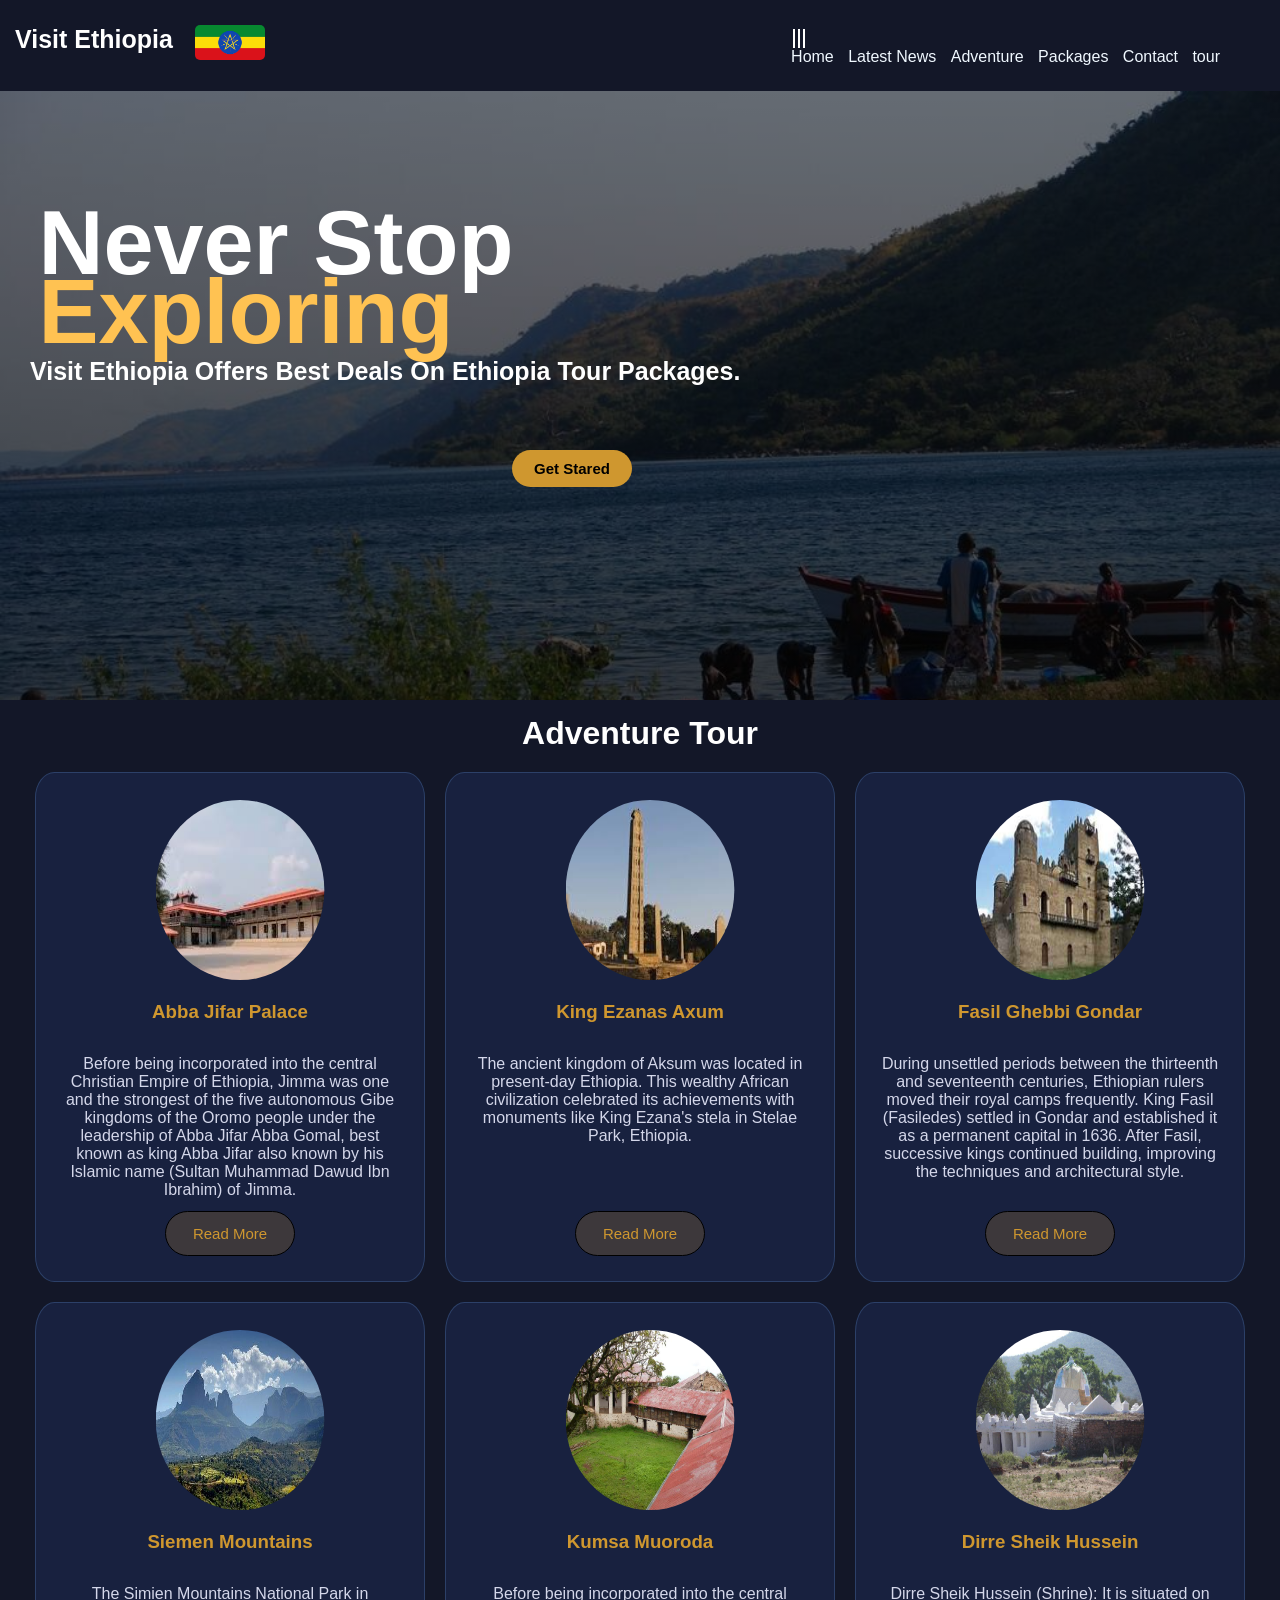
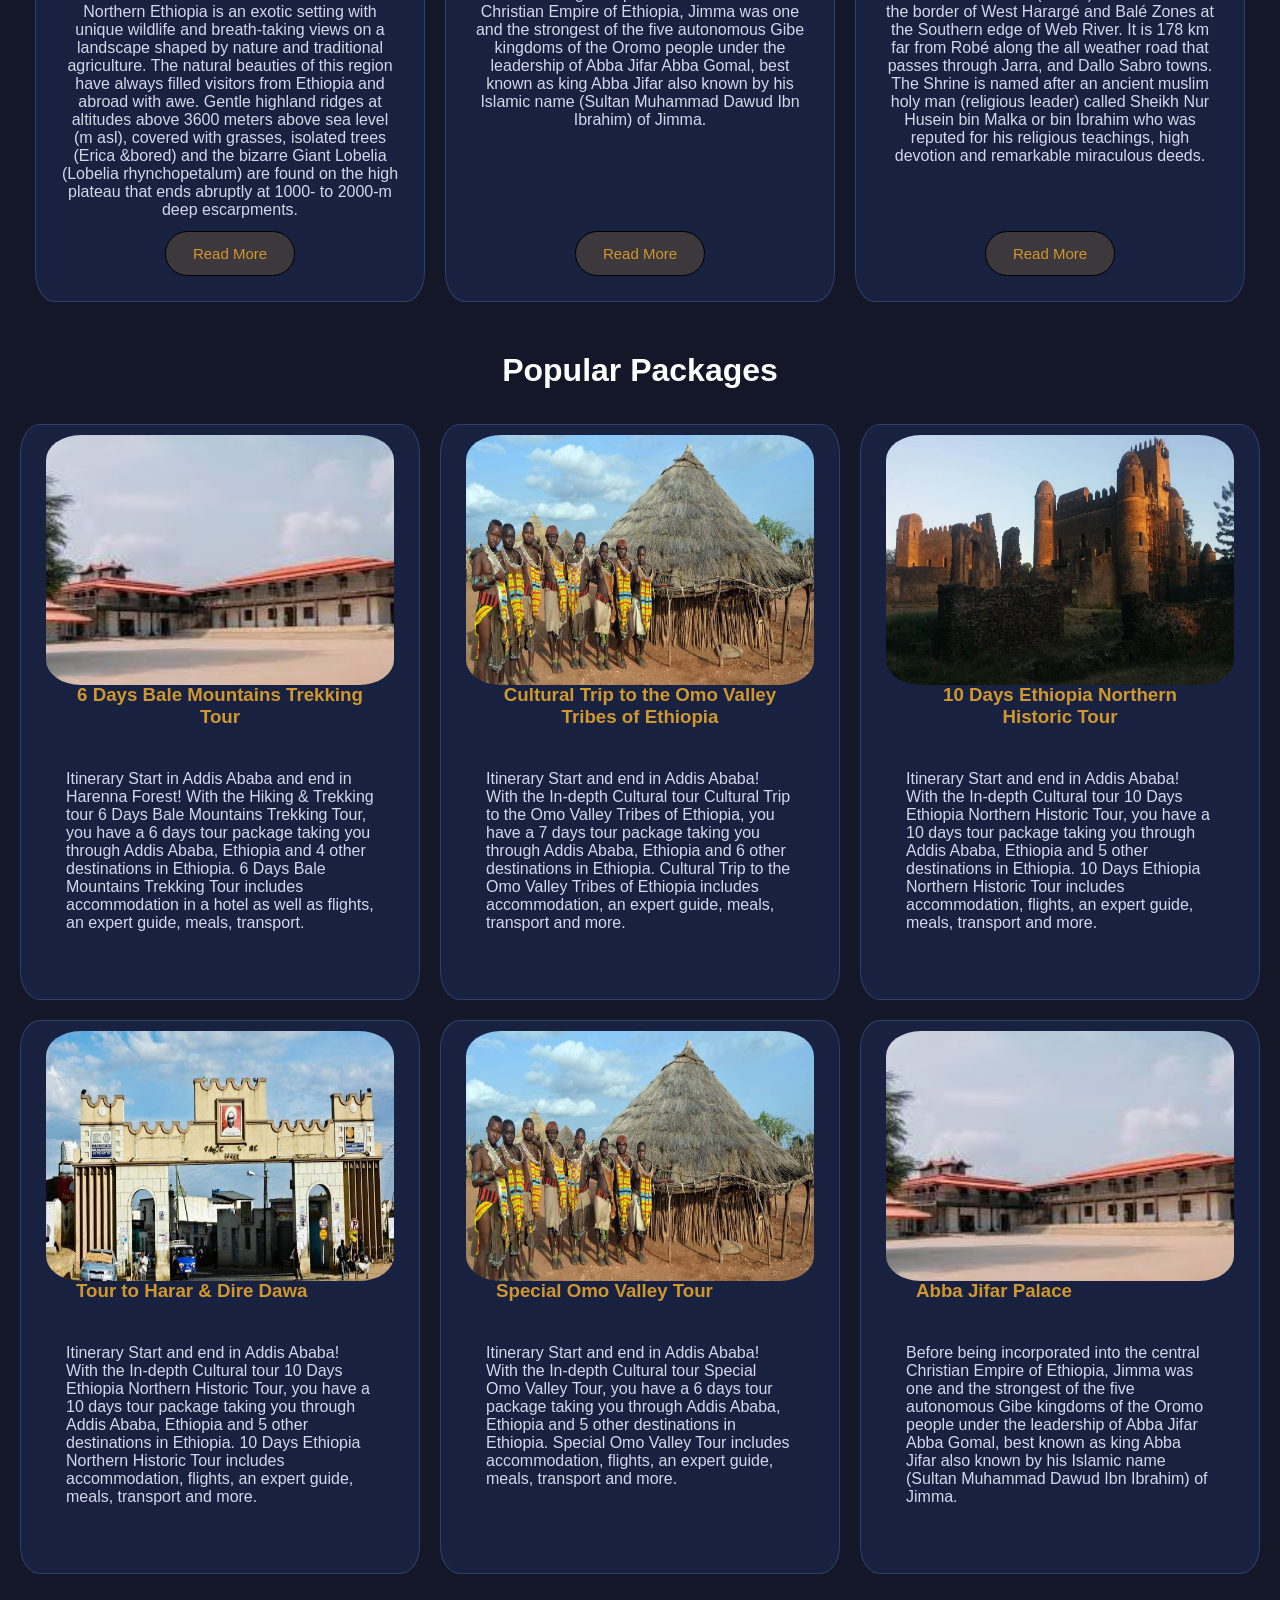
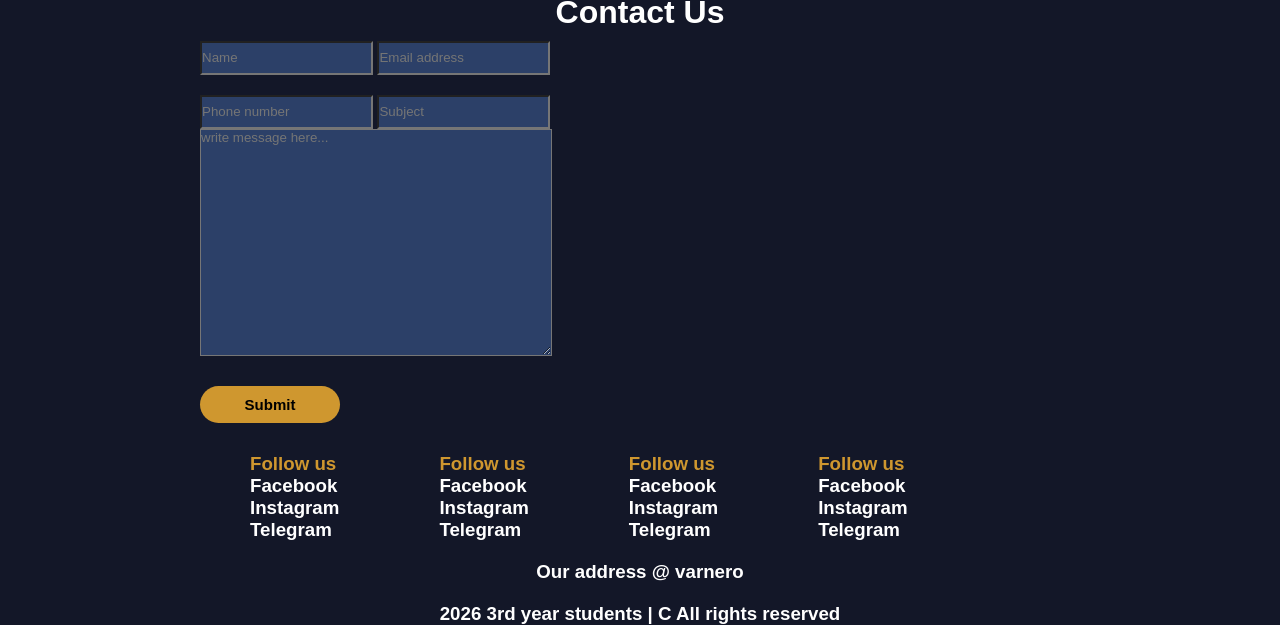
<file: html/index.html>
<!DOCTYPE html>
 <html lang="en">
 <head>
    <meta charset="UTF-8">
    <meta name="viewport" content="width=device-width, initial-scale=1.0">
    <title>Vist Ethiopia</title>
    <link rel="stylesheet" href="../asets/css/style.css">
 </head>
 <body>
    <div class="container">
        <div class="home-logo">
            <div class="text-logo">
                <h3>Visit Ethiopia</h3>
            </div>
            <div class="image-logo">
                <img src="../asets/images/ethiopia.png" alt="Logo">
            </div>
        </div>
        <div class="right-side">
            <div class="togglebtn">
                <span></span>
                <span></span>
                <span></span>
             <div class="list">
                <a href="#">Home</a>
                <a href="#">Latest News</a>
                <a href="#">Adventure</a>
                <a href="#">Packages</a>
                <a href="#"> Contact</a>
                <a href="#">tour</a> 
            </div>
                
            </div>
            
            
        </div>
    </div>
    <div class="section-1">
         
        <div class="neverStop"> 
            <h1>Never Stop</h1>
        </div>
        <div class="exploring">
            <h1>Exploring</h1>
        </div>
        <div class="text-1">
            <p>Visit Ethiopia Offers Best Deals On Ethiopia Tour Packages.</p>
        </div>
        <div class="btn-1">
                  <button>Get Stared</button>
             
        </div>
         

    </div>
    <div class="section-2">
        <div class="tour">
            <h1>Adventure Tour</h1>
        </div>
        <div class="places">
        <div class="abajifar card">
            <div class="palace-container">
                <img src="../asets/images/abajiffar.jpg" alt="">
            </div>
            <div class ="text-container">
                <h3>Abba Jifar Palace</h3>
                <p>Before being incorporated into the central Christian Empire of Ethiopia, Jimma was one and the strongest of the five autonomous Gibe kingdoms of the Oromo people under the leadership of Abba Jifar Abba Gomal, best known as king Abba Jifar also known by his Islamic name (Sultan Muhammad Dawud Ibn Ibrahim) of Jimma.</p>
            </div>
            <div class="read-more">
                <button class="btn-2">Read More</button>
            </div>
                  
        </div>
        <div  class="aksum card">
            <div class="palace-container">
                <img src="../asets/images/aksum.jpg" alt="">
            </div>
            <div class="text-container">
                <h3>King Ezanas Axum</h3>
                <p>The ancient kingdom of Aksum was located in present-day Ethiopia. This wealthy African civilization celebrated its achievements with monuments like King Ezana's stela in Stelae Park, Ethiopia.</p>
            </div>
             <div class="read-more">
                <button class="btn-2">Read More</button>
            </div>
        </div>
        <div class="fasil card">
        <div class="palace-container">
                <img src="../asets/images/gondor.jpg" alt="">
            </div>
            <div class="text-container">
                <h3>Fasil Ghebbi Gondar</h3>
                <p>During unsettled periods between the thirteenth and seventeenth centuries, Ethiopian rulers moved their royal camps frequently. King Fasil (Fasiledes) settled in Gondar and established it as a permanent capital in 1636. After Fasil, successive kings continued building, improving the techniques and architectural style.</p>
        </div>
         <div class="read-more">
                <button class="btn-2">Read More</button>
            </div>
        </div>

        <div class="siemen card">
            <div class="palace-container">
                <img src="../asets/images/siemen.jpg" alt="">
            </div>
            <div class ="text-container">
                <h3>Siemen Mountains</h3>
                <p>The Simien Mountains National Park in Northern Ethiopia is an exotic setting with unique wildlife and breath-taking views on a landscape shaped by nature and traditional agriculture. The natural beauties of this region have always filled visitors from Ethiopia and abroad with awe. Gentle highland ridges at altitudes above 3600 meters above sea level (m asl), covered with grasses, isolated trees (Erica &bored) and the bizarre Giant Lobelia (Lobelia rhynchopetalum) are found on the high plateau that ends abruptly at 1000- to 2000-m deep escarpments.</p>
            </div>
             <div class="read-more">
                <button class="btn-2">Read More</button>
            </div>
        </div>
        <div class="kumsa card">
            <div class="palace-container">
                <img src="../asets/images/kumsa.jpg" alt="">
            </div>
            <div class ="text-container">
                <h3>Kumsa Muoroda</h3>
                <p>Before being incorporated into the central Christian Empire of Ethiopia, Jimma was one and the strongest of the five autonomous Gibe kingdoms of the Oromo people under the leadership of Abba Jifar Abba Gomal, best known as king Abba Jifar also known by his Islamic name (Sultan Muhammad Dawud Ibn Ibrahim) of Jimma.</p>
            </div>
             <div class="read-more">
                <button class="btn-2">Read More</button>
            </div>
        </div>
        <div class="dirre card">
            <div class="palace-container">
                <img src="../asets/images/dirre.jpg" alt="">
            </div>
            <div class ="text-container">
                <h3>Dirre Sheik Hussein</h3>
                <p>Dirre Sheik Hussein (Shrine): It is situated on the border of West Harargé and Balé Zones at the Southern edge of Web River. It is 178 km far from Robé along the all weather road that passes through Jarra, and Dallo Sabro towns. The Shrine is named after an ancient muslim holy man (religious leader) called Sheikh Nur Husein bin Malka or bin Ibrahim who was reputed for his religious teachings, high devotion and remarkable miraculous deeds.</p>
            </div>
             <div class="read-more">
                <button class="btn-2">Read More</button>
            </div>
        </div>
    </div>

    </div>
    <div class="section-3">
        <div class="tour">
            <h1>Popular Packages</h1>
        </div>
        <div class="popular">
            <div class="abajifar card">
            <div class="palace-container">
                <img src="../asets/images/abajiffar.jpg" alt="">
            </div>
            <div class ="text-container">
                <h3>6 Days Bale Mountains Trekking Tour</h3>
                <p>Itinerary Start in Addis Ababa and end in Harenna Forest! With the Hiking & Trekking tour 6 Days Bale Mountains Trekking Tour, you have a 6 days tour package taking you through Addis Ababa, Ethiopia and 4 other destinations in Ethiopia. 6 Days Bale Mountains Trekking Tour includes accommodation in a hotel as well as flights, an expert guide, meals, transport.</p>
            </div>
                  
        </div>
        <div class="omo card">
            <div class="palace-container">
                <img src="../asets/images/omo.jpg" alt="">
            </div>
            <div class ="text-container">
                <h3>Cultural Trip to the Omo Valley Tribes of Ethiopia</h3>
                <p>Itinerary Start and end in Addis Ababa! With the In-depth Cultural tour Cultural Trip to the Omo Valley Tribes of Ethiopia, you have a 7 days tour package taking you through Addis Ababa, Ethiopia and 6 other destinations in Ethiopia. Cultural Trip to the Omo Valley Tribes of Ethiopia includes accommodation, an expert guide, meals, transport and more.</p>
            </div>
                  
        </div>
        <div class="fasil card">
            <div class="palace-container">
                <img src="../asets/images/fasil.jpg" alt="">
            </div>
            <div class ="text-container">
                <h3>10 Days Ethiopia Northern Historic Tour</h3>
                <p>Itinerary Start and end in Addis Ababa! With the In-depth Cultural tour 10 Days Ethiopia Northern Historic Tour, you have a 10 days tour package taking you through Addis Ababa, Ethiopia and 5 other destinations in Ethiopia. 10 Days Ethiopia Northern Historic Tour includes accommodation, flights, an expert guide, meals, transport and more.</p>
            </div>
        </div>
        <div class="harare card">
            <div class="palace-container">
                <img src="../asets/images/harare.jpg" alt="">
            </div>
            <div class ="text-container">
                <h3>Tour to Harar & Dire Dawa</h3>
                <p>Itinerary Start and end in Addis Ababa! With the In-depth Cultural tour 10 Days Ethiopia Northern Historic Tour, you have a 10 days tour package taking you through Addis Ababa, Ethiopia and 5 other destinations in Ethiopia. 10 Days Ethiopia Northern Historic Tour includes accommodation, flights, an expert guide, meals, transport and more.</p>
           </div>
                  
        </div>
        <div class="omo card">
            <div class="palace-container">
                <img src="../asets/images/omo.jpg" alt="">
            </div>
            <div class ="text-container">
                <h3>Special Omo Valley Tour</h3>
                <p>Itinerary Start and end in Addis Ababa! With the In-depth Cultural tour Special Omo Valley Tour, you have a 6 days tour package taking you through Addis Ababa, Ethiopia and 5 other destinations in Ethiopia. Special Omo Valley Tour includes accommodation, flights, an expert guide, meals, transport and more.</p>
            </div>
                  
        </div>
        <div class="abajifar card">
            <div class="palace-container">
                <img src="../asets/images/abajiffar.jpg" alt="">
            </div>
            <div class ="text-container">
                <h3>Abba Jifar Palace</h3>
                <p>Before being incorporated into the central Christian Empire of Ethiopia, Jimma was one and the strongest of the five autonomous Gibe kingdoms of the Oromo people under the leadership of Abba Jifar Abba Gomal, best known as king Abba Jifar also known by his Islamic name (Sultan Muhammad Dawud Ibn Ibrahim) of Jimma.</p>
            </div>
                  
        </div>
        </div>
    </div>
    <div class="section-4">
        <div class="contact">
            <h1>Contact Us</h1>
        </div>
        <div class="form">
            <form class="form-details">
                <input class="name" type="text" placeholder="Name">
                <input class="name" type="text" placeholder="Email address">
            </form>
            <form class="form-details2">
                <input class="name" type="text" placeholder="Phone number">
                <input class="name" type="text" placeholder="Subject">
            </form>
            <textarea class="form-text" name="comment" rows="15" cols="1" placeholder="write message here..."></textarea>
            <button class="btn">Submit</button>
        </div>
    </div>
    <div class="section-5">
        <div class="footer">
        <div class="footer-1">
            <h3 class="title">Follow us</h3>
            <h3>Facebook</h3>
            <h3>Instagram</h3>
            <h3>Telegram</h3>
        </div>
        <div class="footer-1">
            <h3 class="title">Follow us</h3>
            <h3>Facebook</h3>
            <h3>Instagram</h3>
            <h3>Telegram</h3>
        </div>
        <div class="footer-1">
            <h3 class="title">Follow us</h3>
            <h3>Facebook</h3>
            <h3>Instagram</h3>
            <h3>Telegram</h3>
        </div>
        <div class="footer-1">
            <h3 class="title">Follow us</h3>
            <h3>Facebook</h3>
            <h3>Instagram</h3>
            <h3>Telegram</h3>
        </div>
        </div>
        <div class="address">
            <h3>Our address @ varnero</h3>
            </div>
            <div class="address-1">
                <h3>2026 3rd year students | C All rights reserved</h3>
            </div>
            
        </div>
    </div>
 </body>
 </html>
</file>
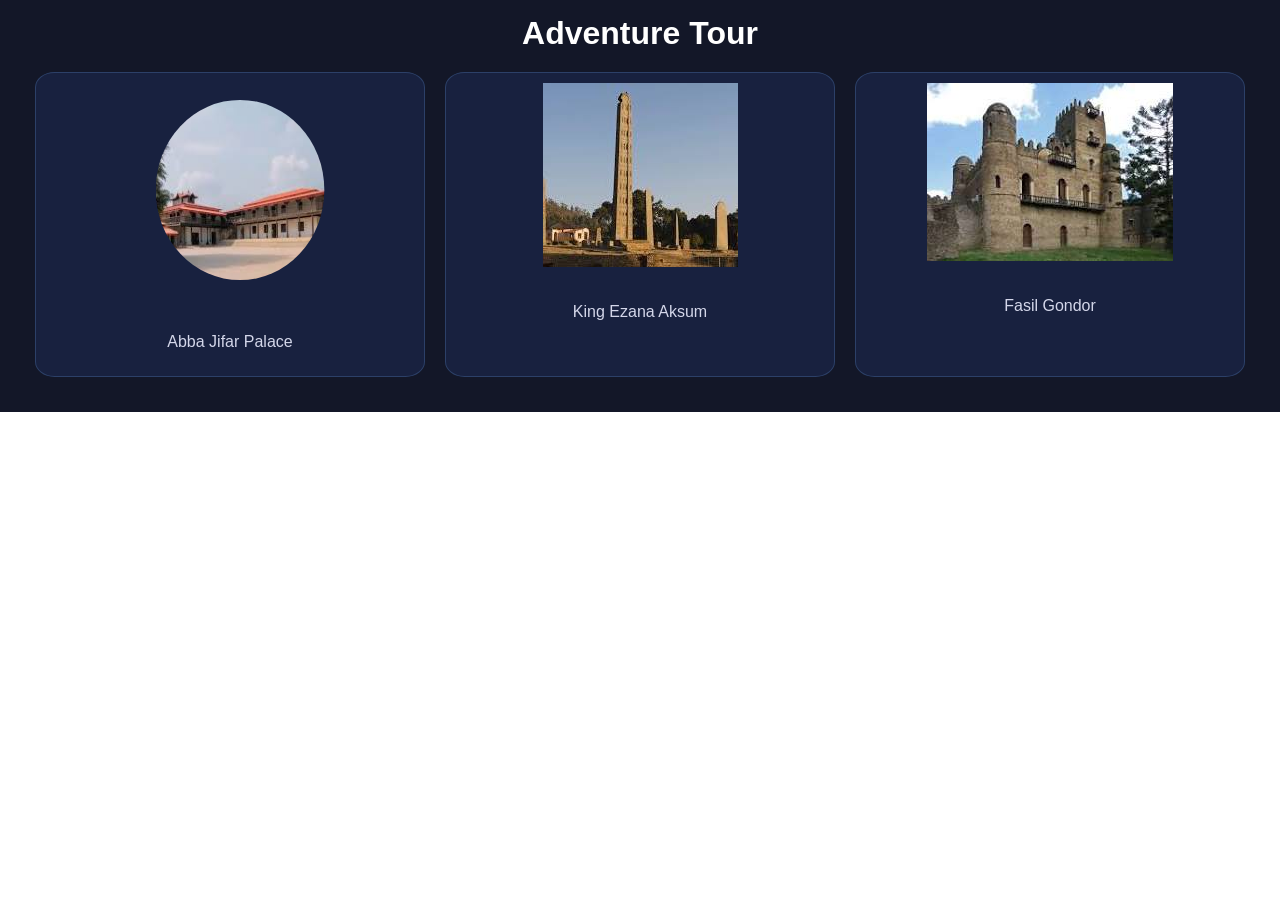
<file: html/adventure.html>
<!DOCTYPE html>
 <html lang="en">
 <head>
    <meta charset="UTF-8">
    <meta name="viewport" content="width=device-width, initial-scale=1.0">
    <title>Adventure</title>
    <link rel="stylesheet" href="../asets/css/style.css">
 </head>
 <body>
    <div class="section-2">
        <div class="tour">
            <h1>Adventure Tour</h1>
        </div>
        <div class="places">
        <div class="abajifar card">
            <div class="palace-container">
                <img src="../asets/images/abajiffar.jpg" alt="">
            </div>
            <div text-container>
                <p>Abba Jifar Palace</p>

            </div>

        </div>
        <div  class="aksum card">
            <div class="aksum-container">
                <img src="../asets/images/aksum.jpg" alt="">
            </div>
            <div class="text-container">
                <p>King Ezana Aksum</p>

            </div>
        </div>
        <div class="gondor card">
            <div class="fasiledes">
                <img src="../asets/images/gondor.jpg" alt="">
            </div>
            <div text-container>
                <p>Fasil Gondor</p>

            </div>
        </div>
        </div>

    </div>
 </body>
 </html>
</file>
<file: asets/css/style.css>
*{
    margin: 0;
    padding: 0;
    font-family: 'Lucida Sans', 'Lucida Sans Regular', 'Lucida Grande', 'Lucida Sans Unicode', Geneva, Verdana, sans-serif;
 }
 .container{
    background-color: rgba(19, 23, 40,1);
    color: white;
    padding: 30px 20px 25px 20px;
    display: grid;
    grid-template-columns: 300px auto;
    justify-content:space-between;
    margin-bottom: 50px;
    position: fixed;
    width:100%;
 }
 .container .home-logo{
    display: grid;
    grid-template-columns: 150px auto;
    padding: 5px;
    margin-bottom: -20px;
    
 }
 .container .image-logo img{
    width: 50%;
    border-radius: 5px;
    margin-left:20px;
    margin-top :-10px;
 }
 .text-logo h3{
    margin-left:-10px;
    font-size: 25px;
    font-weight: 700;
     margin-top :-10px;
 }
 .right-side{
    padding-left:1px;
    padding-right:70px;
    font-weight:600;
 }
.right-side a{
    gap: 20px;
    text-decoration: none;
    color: aliceblue;
    font-weight: 500;
    margin-right: 10px;
}
.section-1{
   background:linear-gradient(rgba(0,0,0,0.5), rgba(0,0,0,0.7)),
   url(../images/photo_2026-10-20_11-25-17.jpg);
   background-size: cover;
   background-repeat: no-repeat;  
   width: 100%;
   height: 700px;
   margin-top: 0;
} 
.section-1 .neverStop {
font-weight: 600;
color: white;
padding: 15% 0 0 3%;
font-size: 45px;
margin-bottom:-40px;
}
.section-1 .exploring{
   color: rgb(255, 194, 82);
   font-weight: 600;
   padding: 0.5% 0 1% 3%; 
   font-size: 45px;
   margin-top:-30px;
}

.section-1 .text-1{
   color: white;
   margin-left: 30px;
   font-weight: 600;
   font-size:25px;
   margin-top:-20px;
}
.section-1 .btn-1{
    padding: 5% 50% 0 40%;
}
.section-1 .btn-1 button{
   border-radius:  30px;
   display: inline-block;
   font-weight:600;
   font-size:15px;
   padding: 10px;
   background-color:  rgb(207, 151, 47);
   border: none;
   transition: 0.3s;
   width:120px;
&:hover{
   background-color: aquamarine;
}
}
.section-2, .section-3{
     background-color: rgba(19, 23, 40,1);
      color: white;
}
.section-2,.section-3 .tour{
   text-align: center;
   padding: 15px;
}
.section-2 .places{
   display: grid;
   grid-template-columns: 1fr 1fr 1fr;
   padding:20px;
   border-radius: 10%;
   gap:20px;
}
.section-2 .places .palace-container img{
   width:50%;
   height:180px;
   margin-left: 20px;
   padding: 5% 15% 5% 15%;
   border-radius: 50%;
}
.places,.popular .text-container h3{
   padding-top: 0px;
   color: rgb(207, 151, 47);
   display:flex;
   text-align: center;
   padding:10px;
}
.section-2 .places .card{
   background-color:#18213F;
   border-radius: 5%;
   border: solid 0.5px #2C4068 ;
   padding:10px 25px 25px 25px;
   display:flex;
   flex-direction: column;
}
.section-2 .places .card:hover{
   border:solid 0.5px rgb(207, 151, 47);
}
.section-2 .places .card p{
   color: rgb(212, 215, 234);
   padding-top: 2rem;
}
.section-2 .places .card .read-more {
   display:flex;
   justify-content: center;
   padding-top:12px;
   margin-top: auto;
}
.section-2 .places .card .read-more .btn-2{
   background: rgba(207, 151, 47, 0.2);
   border: 1.5px solid black;
   width:130px;
   height:45px;
   font-size: 15px;
   color:rgb(207, 151, 47);
   padding: 5px 20px;
  border-radius: 9999px;
}
.section-2 .places .card .read-more .btn-2:hover{
    background: rgb(207, 151, 47);
   color:black;
   font-weight: 600;
}
.section-3 .popular{
   display: grid;
   grid-template-columns: 1fr 1fr 1fr;
   padding:20px;
   border-radius: 10%;
   gap:20px;
}
.section-3 .popular .card{
   background-color:#18213F;
   border-radius: 5%;
   border: solid 0.5px #2C4068 ;
   padding:5px 25px 2px 25px;
   display:flex;
   flex-direction: column;
}
.section-3 .popular .card img{
   border-radius: 10%;
   width:100%;
   height: 250px;
   margin-top: 5px;
}
.section-3 .popular .card .text-container{
   margin: -15px 20px;
}
.section-3 .popular .card:hover{
   border:solid 0.5px rgb(207, 151, 47);
}
.section-3 .popular .card p{
   color: rgb(212, 215, 234);
   padding-top: 2rem;
padding-bottom: 5rem;
}
.section-4{
   background-color: rgba(19, 23, 40,1);
.contact{
   display:flex;
   justify-content: center;
   color:white;
}
}
.section-4 .form{
   display:grid;
   grid-column: 2fr 2fr;
   grid-row: 1fr 1fr;
   padding-left:200px;

}
.section-4 .form .form-details{
   padding-bottom: 20px;
}
.section-4 .form .form-details .name{
   margin-top:10px;
   background-color: #2C4068;
   border-radius: 1px solid #000000;
   height:30px;
}
.section-4 .form .form-details2 .name{
   background-color: #2C4068;
   border-radius: 1px solid #000000;
   height:30px;
}
.section-4 .form .form-text {
   background-color: #2C4068;
   border-radius: 1px solid #000000;
   width:350px;
}
.section-4 .form .btn{
   margin-top: 30px;
   border-radius:  30px;
   font-weight:600;
   font-size:15px;
   padding: 10px;
   background-color:  rgb(207, 151, 47);
   border: none;
   transition: 0.3s;
   width:140px;
}

.section-5 .footer{
   padding-top:30px;
   padding-left:250px;
    display:grid;
   grid-column: 200px 200px 200px 200px;
    background-color: rgba(19, 23, 40,1);
    padding-right: 50px;
    gap:100px;
   display: flex;
   flex-direction:row;
   color:white;
}
.section-5 .footer .footer-1{
   display:flex;
   flex-direction:column;
}
.section-5 .footer .title{
   color: rgb(207, 151, 47);
}
.section-5 .footer .h3{
   font-weight: 100;
}
.section-5 .address, .address-1 {
   display:flex;
   justify-content: center;
   background-color: rgba(19, 23, 40,1);
   padding-top:20px;
   color: white;
}
.right-side .togglebtn .list{
   display:block;
}
.right-side .togglebtn span{
   margin:0.1rem;
   border:1px solid white;
   width:2rem;
}

   
@media (max-width: 730px) {
   .right-side .togglebtn .list{
      display:none;
   }
   .right-side .togglebtn{
      display: block;
      transform: rotate(90deg);
   }
   .right-side .togglebtn:hover .list {
    display: block;
}

}
</file>
